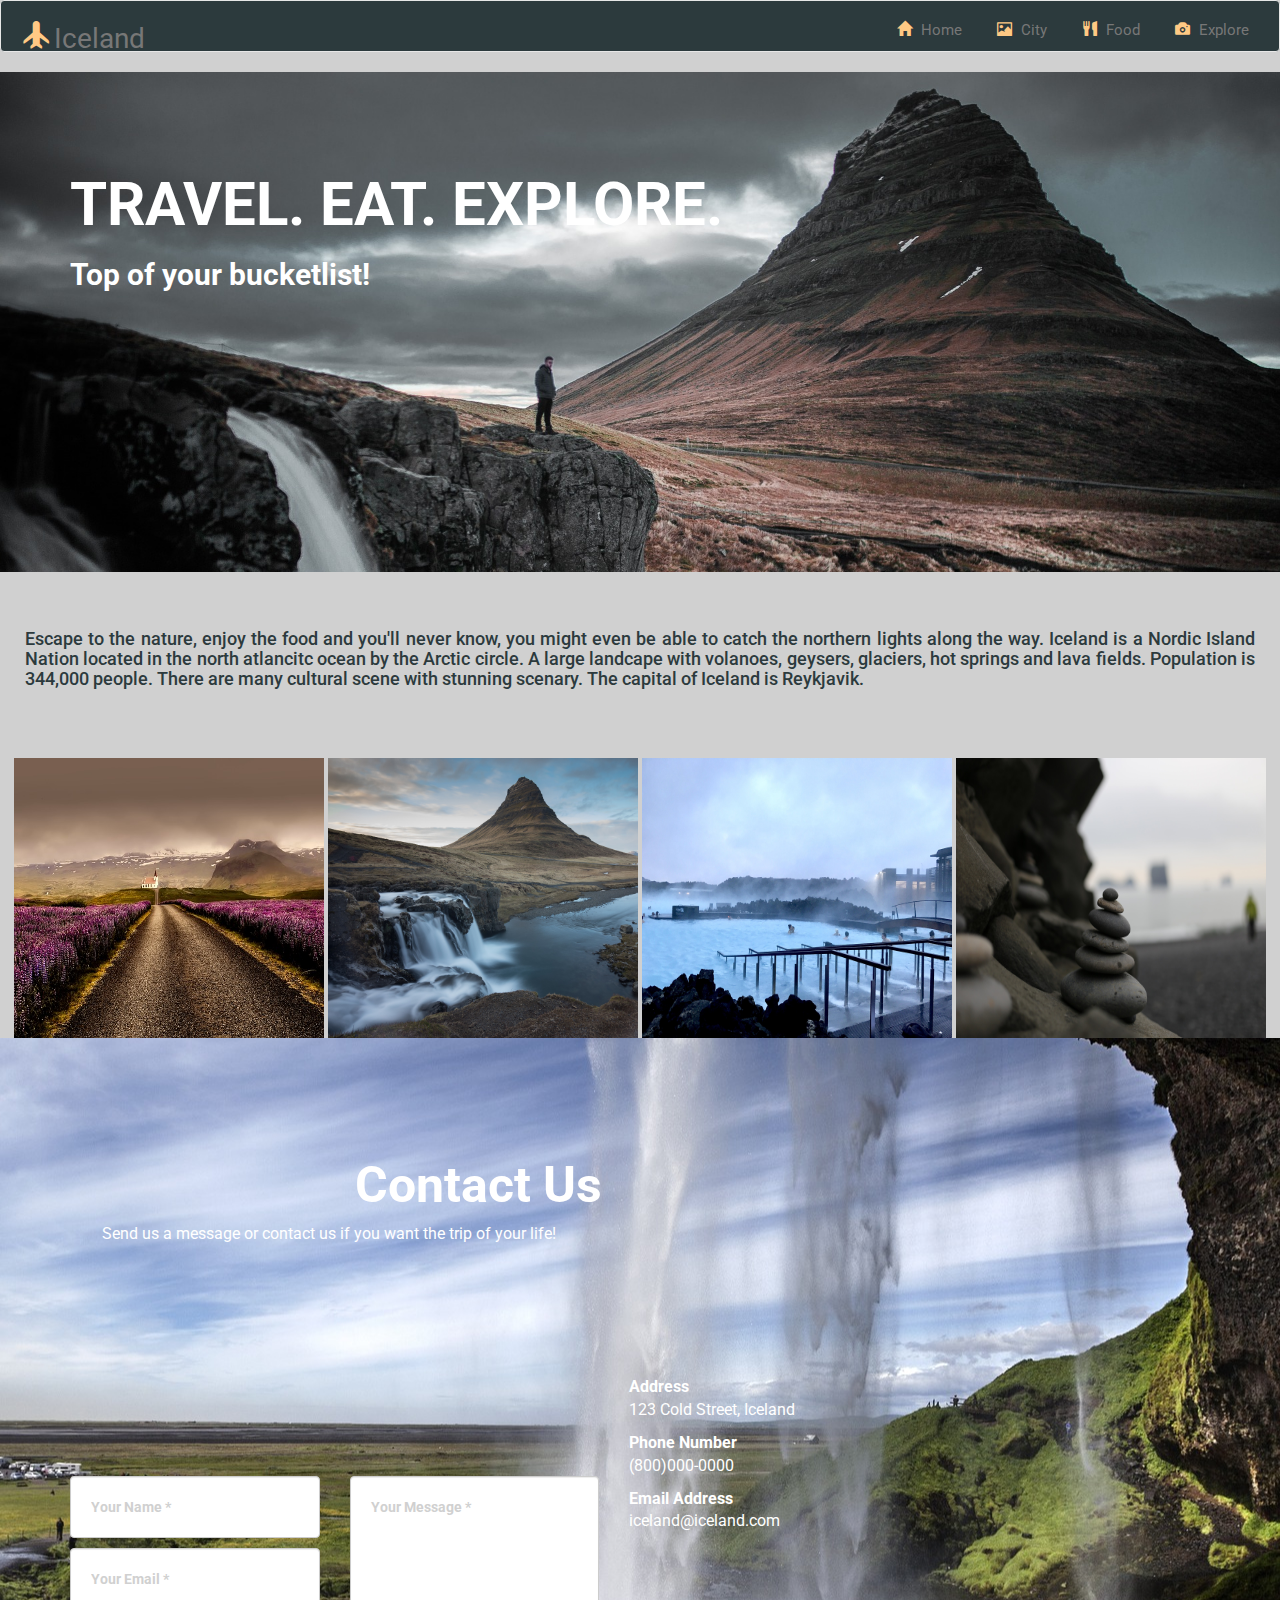
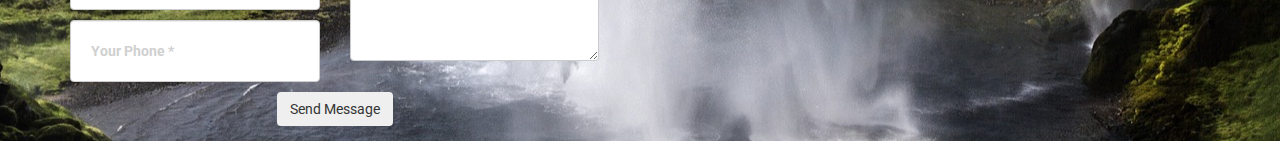
<file: bootstrap-template/index.html>
<!DOCTYPE html>
<html lang="en">
  <head>
    <meta charset="utf-8">
    <meta http-equiv="X-UA-Compatible" content="IE=edge">
    <meta name="viewport" content="width=device-width, initial-scale=1">
    <!-- The above 3 meta tags *must* come first in the head; any other head content must come *after* these tags -->
    <title>Bootstrap 101 Template</title>

    <!-- Bootstrap -->
    <link href="css/bootstrap.css" rel="stylesheet">
    <link href="css/style.css" rel="stylesheet">
    <!-- Google Font -->
    <style>
      @import url('https://fonts.googleapis.com/css?family=Roboto:400,700');
    </style>
  </head>

  <body>
        
    <!--*************Navbar******************* -->
<nav class="navbar navbar-default">
  <div class="container-fluid">
    <!-- Brand and toggle get grouped for better mobile display -->
    <div class="navbar-header">
      <button type="button" class="navbar-toggle collapsed" data-toggle="collapse" data-target="#bs-example-navbar-collapse-1" aria-expanded="false">
        <span class="sr-only">Toggle navigation</span>
        <span class="icon-bar"></span>
        <span class="icon-bar"></span>
        <span class="icon-bar"></span>
      </button>
      <a class="navbar-brand" href="index.html"><span class="glyphicon glyphicon-plane" aria-hidden="true"></span>Iceland</a>
    </div>

    <!-- Collect the nav links, forms, and other content for toggling -->
    <div class="collapse navbar-collapse" id="bs-example-navbar-collapse-1">
      <ul class="nav navbar-nav">

      </ul>
      
      <ul class="nav navbar-nav navbar-right">
          <li class=active"><a href="index.html"><span class="glyphicon glyphicon-home"></span> Home</a></li>
          <li><a href="city.html"><span class="glyphicon glyphicon-picture"></span> City</a></li>
          <li><a href="food.html"><span class="glyphicon glyphicon-cutlery"></span> Food</a></li>
          <li><a href="explore.html"><span class="glyphicon glyphicon-camera"></span> Explore</a></li>
      </ul>
    </div><!-- /.navbar-collapse -->
  </div><!-- /.container-fluid -->
</nav>  



<!--********************TOP IMAGE******************-->

<div class="welcome-message">
  <div class="container">
  <h1>TRAVEL. EAT. EXPLORE.</h1>
  <h2>Top of your bucketlist!</h2>
  </div>
</div> 



  
  <!--*******************INFO SECTION******************-->

<class container>
<div id= "content" class=placeholder">
    <h4>Escape to the nature, enjoy the food and you'll never know, you might even be able to catch the northern lights along the way. Iceland is a Nordic Island Nation located in the north atlancitc ocean by the Arctic circle. A large landcape with volanoes, geysers, glaciers, hot springs and lava fields. 
    Population is 344,000 people. There are many cultural scene with stunning scenary. The capital of Iceland is Reykjavik.</h4>
</div>
</class>


<!--*************CARDS***************-->



<div class="thumbnails">

   <a href="city.html"><img src="images/road.jpg" alt="thumbnail" height="280" width="310" class="profile-photo"> </a>
   <a href="food.html"><img src="images/iceice.jpg" alt="thumbnail" height="280" width="310" class="profile-photo"> </a>
  <a href="explore.html"><img src="images/bluelagoon.jpg" alt="thumbnail" height="280" width="310" class="profile-photo"> </a>
   <a href="explore.html"><img src="images/blackbeach.jpg" alt="thumbnail" height="280" width="310" class="profile-photo"> </a>




</div>


<!--**************CONTACT US************-->


	<section id="contact" style="">
            <div class="container">
                <div class="row">
                    <div class="about_our_company" style="margin-bottom: 20px;">
                        <h1 style="color:#fff;">Contact Us</h1>
              
                        <p style="color:#fff;">Send us a message or contact us if you want the trip of your life! </p>
                    </div>
                </div>
                <div class="row">
                    <div class="col-md-8">
                        <form name="sentMessage" id="contactForm" novalidate="">
                            <div class="row">
                                <div class="col-md-6">
                                    <div class="form-group">
                                        <input type="text" class="form-control" placeholder="Your Name *" id="name" required="" data-validation-required-message="Please enter your name.">
                                        <p class="help-block text-danger"></p>
                                    </div>
                                    <div class="form-group">
                                        <input type="email" class="form-control" placeholder="Your Email *" id="email" required="" data-validation-required-message="Please enter your email address.">
                                        <p class="help-block text-danger"></p>
                                    </div>
                                    <div class="form-group">
                                        <input type="tel" class="form-control" placeholder="Your Phone *" id="phone" required="" data-validation-required-message="Please enter your phone number.">
                                        <p class="help-block text-danger"></p>
                                    </div>
                                </div>
                                <div class="col-md-6">
                                    <div class="form-group">
                                        <textarea class="form-control" placeholder="Your Message *" id="message" required="" data-validation-required-message="Please enter a message."></textarea>
                                        <p class="help-block text-danger"></p>
                                    </div>
                                </div>
                                <div class="clearfix"></div>
                                <div class="col-lg-12 text-center">
                                    <div id="success"></div>
                                    <button type="submit" class="btn btn-xl get">Send Message</button>
                                </div>
                            </div>
                        </form>
                    </div>
                    <div class="col-md-4">
                        <p style="color:#fff;">
                            <strong><i class="fa fa-map-marker"></i> Address</strong><br>
                            123 Cold Street, Iceland
                        </p>
                        <p style="color:#fff;"><strong><i class="fa fa-phone"></i> Phone Number</strong><br>
                            (800)000-0000</p>
                        <p style="color:#fff;">
                            <strong><i class="fa fa-envelope"></i>  Email Address</strong><br>
                            iceland@iceland.com</p>
                        <p></p>
                    </div>
                </div>
            </div>
        </section>
        
      
    <!-- jQuery (necessary for Bootstrap's JavaScript plugins) -->
    <script src="https://ajax.googleapis.com/ajax/libs/jquery/1.12.4/jquery.min.js"></script>
    <!-- Include all compiled plugins (below), or include individual files as needed -->
    <script src="js/bootstrap.js"></script>
    <script src="js/script.js"></script>
  </body>
</html>
</file>
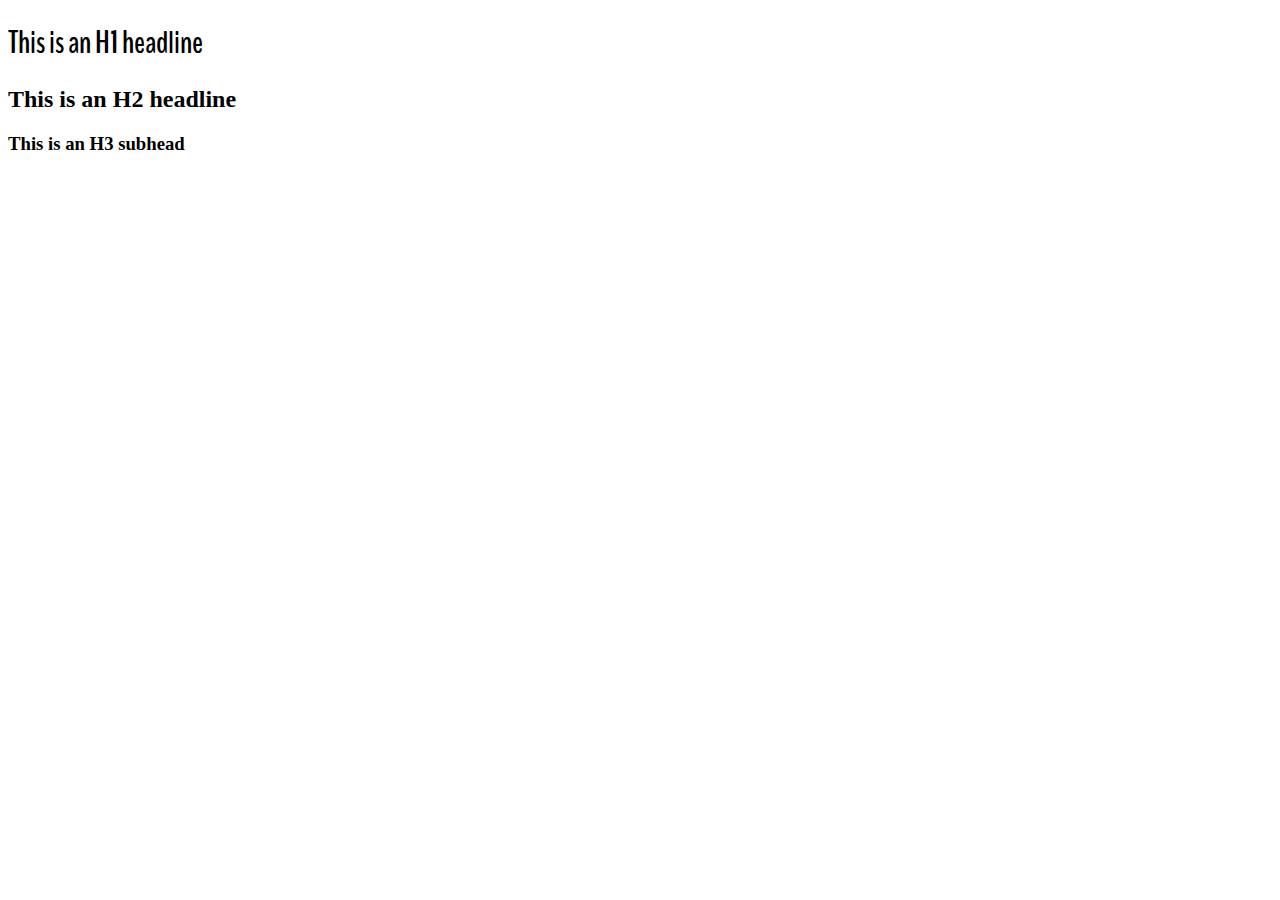
<file: style-guide/index.html>
<!DOCTYPE html>
<html>
<head>
     <link rel="stylesheet" href="style.css" type="text/css">
    <link href="https://fonts.googleapis.com/css?family=BenchNine:300,400,700" rel="stylesheet">
    </head>
<title>Blue Lagoon style sheet</title>
 

<body>
    
<h1>This is an H1 headline</h1>
<h2> This is an H2 headline</h2>
<h3> This is an H3 subhead</h3>

<p></p>
    
    
</body>
</html>
</file>
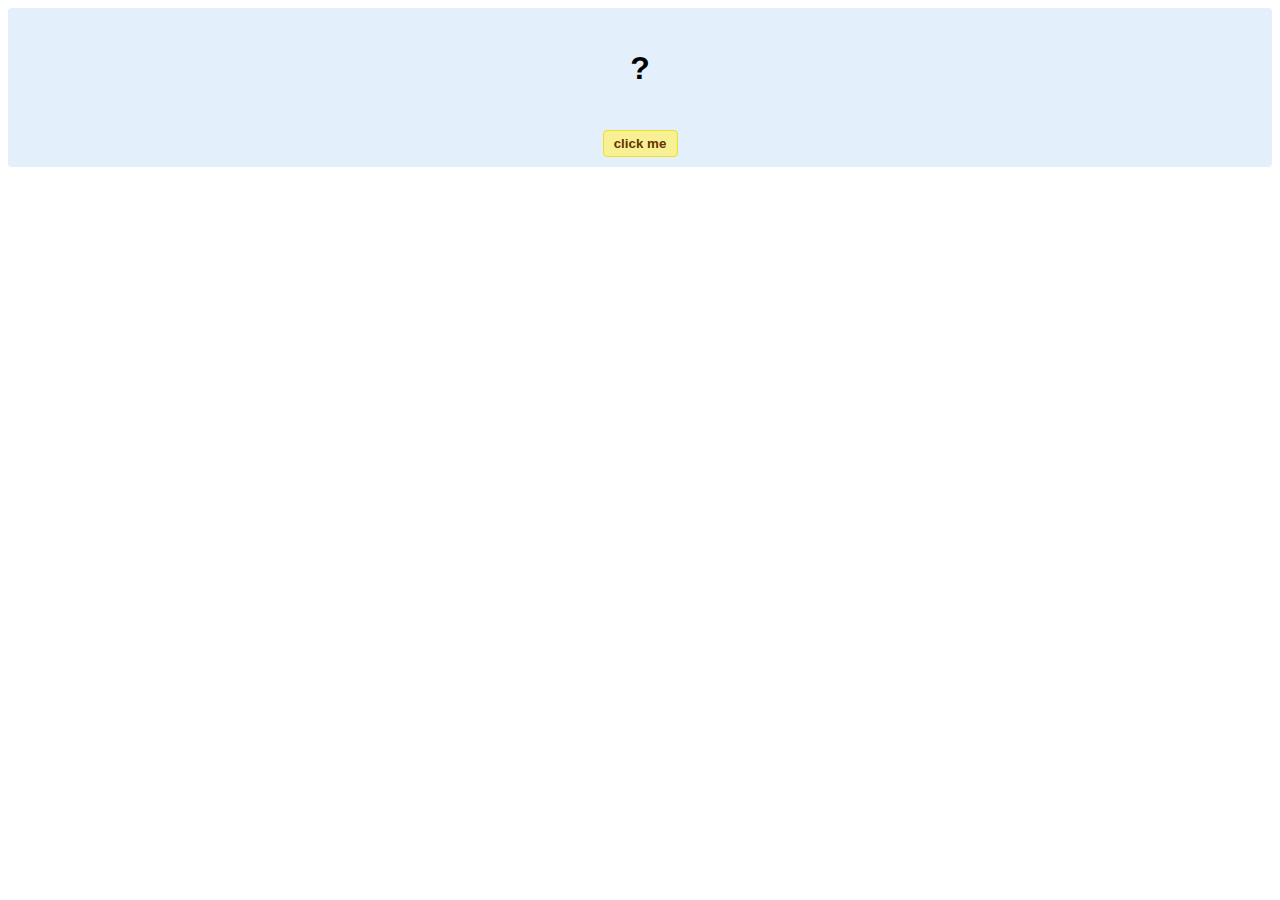
<file: hello-world.html>
<!DOCTYPE html>
<!-- HTML5 Hello world by kirupa - http://www.kirupa.com/html5/getting_your_feet_wet_html5_pg1.htm -->
<html lang="en-us">

<head>
<meta charset="utf-8">
<title>Hello...</title>
<style type="text/css">
#mainContent {
	font-family: Arial, Helvetica, sans-serif;
	font-size: xx-large;
	font-weight: bold;
	background-color: #E3F0FB;
	border-radius: 4px;
	padding: 10px;
	text-align: center;
}
.buttonStyle {
	border-radius: 4px;
	border: thin solid #F0E020;
	padding: 5px;
	background-color: #F8F094;
	font-family: "Segoe UI", Tahoma, Geneva, Verdana, sans-serif;
	font-weight: bold;
	color: #663300;
	width: 75px;
}

.buttonStyle:hover {
	border: thin solid #FFCC00;
	background-color: #FCF9D6;
	color: #996633;
	cursor: pointer;
}
.buttonStyle:active {
	border: thin solid #99CC00;
	background-color: #F5FFD2;
	color: #669900;
	cursor: pointer;
}

</style>
</head>

<body>
<div id="mainContent">
<p id="helloText">?</p>
<button id="clickButton" class="buttonStyle">click me</button>
</div>
<script> 
var myButton = document.getElementById("clickButton");
var myText = document.getElementById("helloText");

myButton.addEventListener('click', doSomething, false)

function doSomething() {
	myText.textContent = "hello, world!";
}
</script>

</body>
</html>
</file>
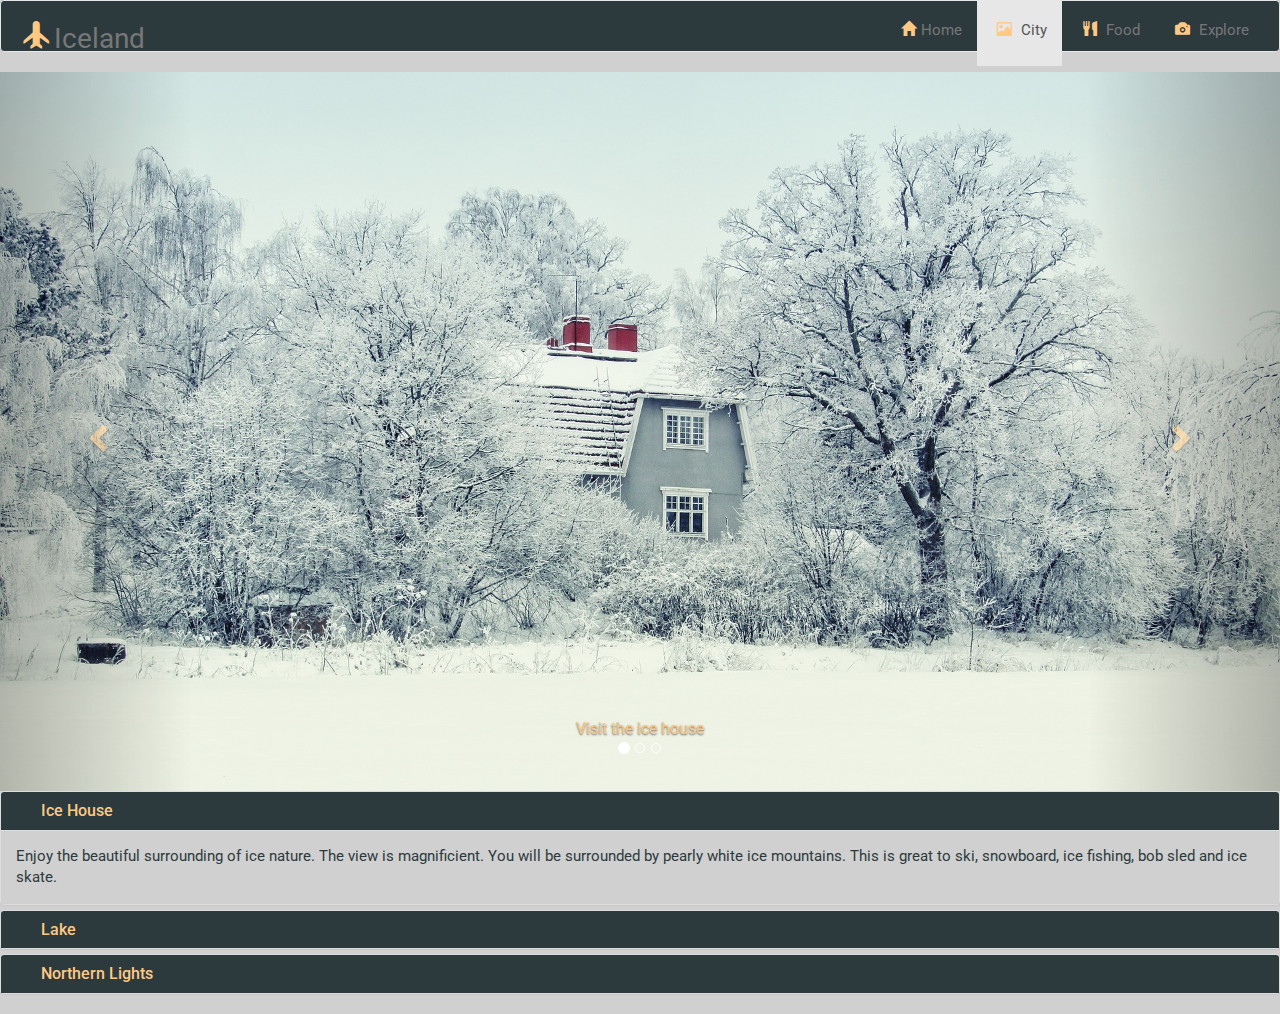
<file: bootstrap-template/city.html>
<!DOCTYPE html>
<html lang="en">
  <head>
    <meta charset="utf-8">
    <meta http-equiv="X-UA-Compatible" content="IE=edge">
    <meta name="viewport" content="width=device-width, initial-scale=1">
    <!-- The above 3 meta tags *must* come first in the head; any other head content must come *after* these tags -->
    <title>Bootstrap 101 Template</title>

    <!-- Bootstrap -->
    <link href="css/bootstrap.css" rel="stylesheet">
    <link href="css/style.css" rel="stylesheet">
    <!-- Google Font -->
    <style>
      @import url('https://fonts.googleapis.com/css?family=Roboto:400,700');
    </style>
  </head>

  <body>
        
    <!--*************Navbar******************* -->
<nav class="navbar navbar-default">
  <div class="container-fluid">
    <!-- Brand and toggle get grouped for better mobile display -->
    <div class="navbar-header">
      <button type="button" class="navbar-toggle collapsed" data-toggle="collapse" data-target="#bs-example-navbar-collapse-1" aria-expanded="false">
        <span class="sr-only">Toggle navigation</span>
        <span class="icon-bar"></span>
        <span class="icon-bar"></span>
        <span class="icon-bar"></span>
      </button>
      <a class="navbar-brand" href="index.html"><span class="glyphicon glyphicon-plane" aria-hidden="true"></span>Iceland</a>
    </div>

    <!-- Collect the nav links, forms, and other content for toggling -->
    <div class="collapse navbar-collapse" id="bs-example-navbar-collapse-1">
      <ul class="nav navbar-nav">

      </ul>
      
      <ul class="nav navbar-nav navbar-right">
      <li><a href="index.html"><span class="glyphicon glyphicon-home"></span>Home</a></li>
      <li class="active"><a href="city.html"><span class="glyphicon glyphicon-picture"></span> City</a></li>
      <li><a href="food.html"><span class="glyphicon glyphicon-cutlery"></span> Food</a></li>
      <li><a href="explore.html"><span class="glyphicon glyphicon-camera"></span> Explore</a></li>

  
   
         
      </ul>
    </div><!-- /.navbar-collapse -->
  </div><!-- /.container-fluid -->
</nav>  





<!--*******************CAROUSEL*******************-->



<div id="carousel-example-generic" class="carousel slide" data-ride="carousel">
  <!-- Indicators -->
  <ol class="carousel-indicators">
    <li data-target="#carousel-example-generic" data-slide-to="0" class="active"></li>
    <li data-target="#carousel-example-generic" data-slide-to="1"></li>
    <li data-target="#carousel-example-generic" data-slide-to="2"></li>
  </ol>

  <!-- Wrapper for slides -->
  <div class="carousel-inner" role="listbox">
    <div class="item active">
      <img src="images/fin.jpg" alt="icehouse">
      <div class="carousel-caption">
        Visit the ice house
      </div>
    </div>
    <div class="item">
      <img src="images/spring.jpg" alt="lake">
      <div class="carousel-caption">
        Swim the lakes
      </div>
    </div>
    <div class="item">
      <img src="images/northern.jpg" alt="northern">
      <div class="carousel-caption">
        Eye catcher
      </div>
    </div>
    

  </div>

  <!-- Controls -->
  <a class="left carousel-control" href="#carousel-example-generic" role="button" data-slide="prev">
    <span class="glyphicon glyphicon-chevron-left" aria-hidden="true"></span>
    <span class="sr-only">Previous</span>
  </a>
  <a class="right carousel-control" href="#carousel-example-generic" role="button" data-slide="next">
    <span class="glyphicon glyphicon-chevron-right" aria-hidden="true"></span>
    <span class="sr-only">Next</span>
  </a>
</div>



<!--****************ACCORDION***********-->
<div class="panel-group" id="accordion" role="tablist" aria-multiselectable="true">
  <div class="panel panel-default">
    <div class="panel-heading" role="tab" id="headingOne">
      <h4 class="panel-title">
        <a role="button" data-toggle="collapse" data-parent="#accordion" href="#collapseOne" aria-expanded="true" aria-controls="collapseOne">
        Ice House
        </a>
      </h4>
    </div>
    <div id="collapseOne" class="panel-collapse collapse in" role="tabpanel" aria-labelledby="headingOne">
      <div class="panel-body">
        Enjoy the beautiful surrounding of ice nature. The view is magnificient. You will be surrounded by pearly white ice mountains. This is great to ski, snowboard, ice fishing, bob sled and ice skate.
      </div>
    </div>
  </div>
  <div class="panel panel-default">
    <div class="panel-heading" role="tab" id="headingTwo">
      <h4 class="panel-title">
        <a class="collapsed" role="button" data-toggle="collapse" data-parent="#accordion" href="#collapseTwo" aria-expanded="false" aria-controls="collapseTwo">
          Lake
        </a>
      </h4>
    </div>
    <div id="collapseTwo" class="panel-collapse collapse" role="tabpanel" aria-labelledby="headingTwo">
      <div class="panel-body">
       Enjoy the beautiful clear blue water! The scenic view is ahhhhhmazing. You can take a swim on the lake, catch a fish or just in the view.
       
       
      </div>
    </div>
  </div>
  <div class="panel panel-default">
    <div class="panel-heading" role="tab" id="headingThree">
      <h4 class="panel-title">
        <a class="collapsed" role="button" data-toggle="collapse" data-parent="#accordion" href="#collapseThree" aria-expanded="false" aria-controls="collapseThree">
          Northern Lights
        </a>
      </h4>
    </div>
    <div id="collapseThree" class="panel-collapse collapse" role="tabpanel" aria-labelledby="headingThree">
      <div class="panel-body">
       Experience the dancing sky of multi-colors. Can be best seen best on the dark colder north side of iceland. Also known as the aurora borealis. You can experience thiis true beauty in Iceland. It comes in multi color such as green, blue, pink and purple.
      </div>
    </div>
  </div>
</div>




    <!-- jQuery (necessary for Bootstrap's JavaScript plugins) -->
    <script src="https://ajax.googleapis.com/ajax/libs/jquery/1.12.4/jquery.min.js"></script>
    <!-- Include all compiled plugins (below), or include individual files as needed -->
    <script src="js/bootstrap.js"></script>
    <script src="js/script.js"></script>
  </body>
</html>
</file>
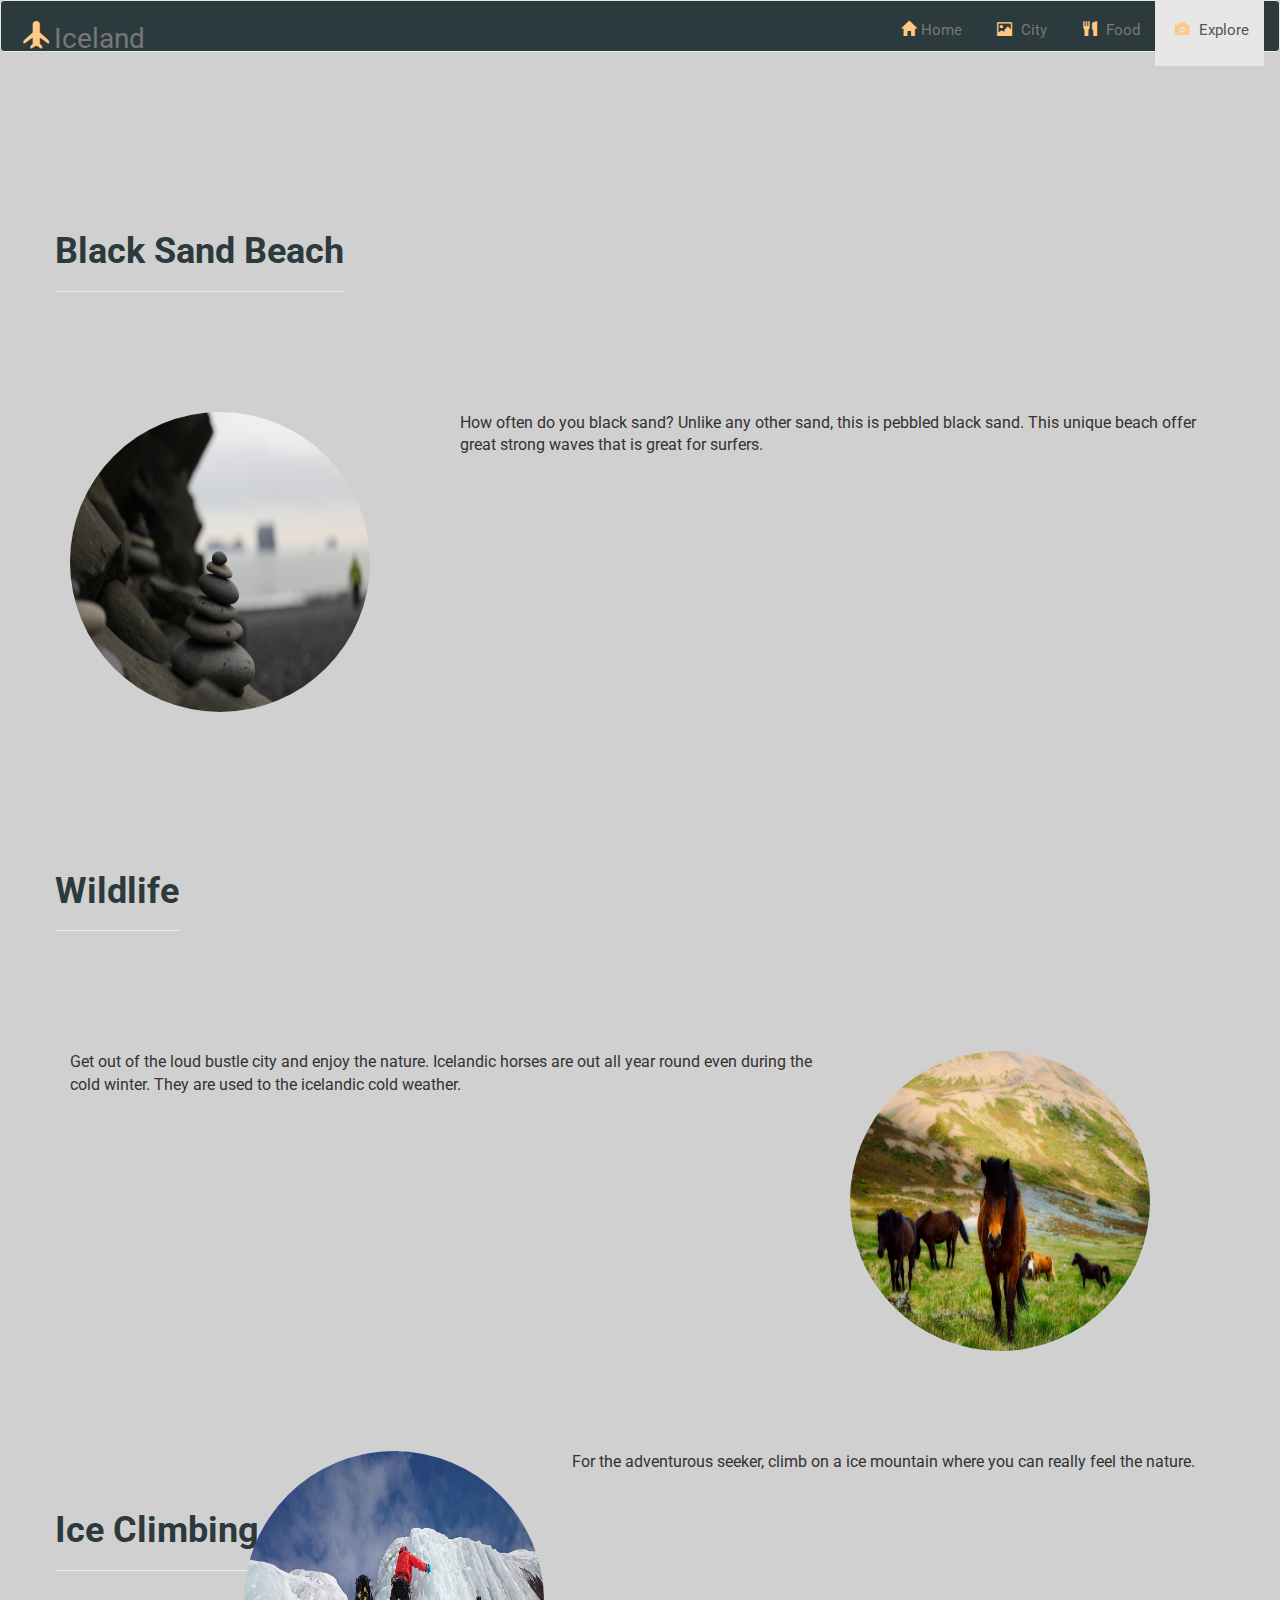
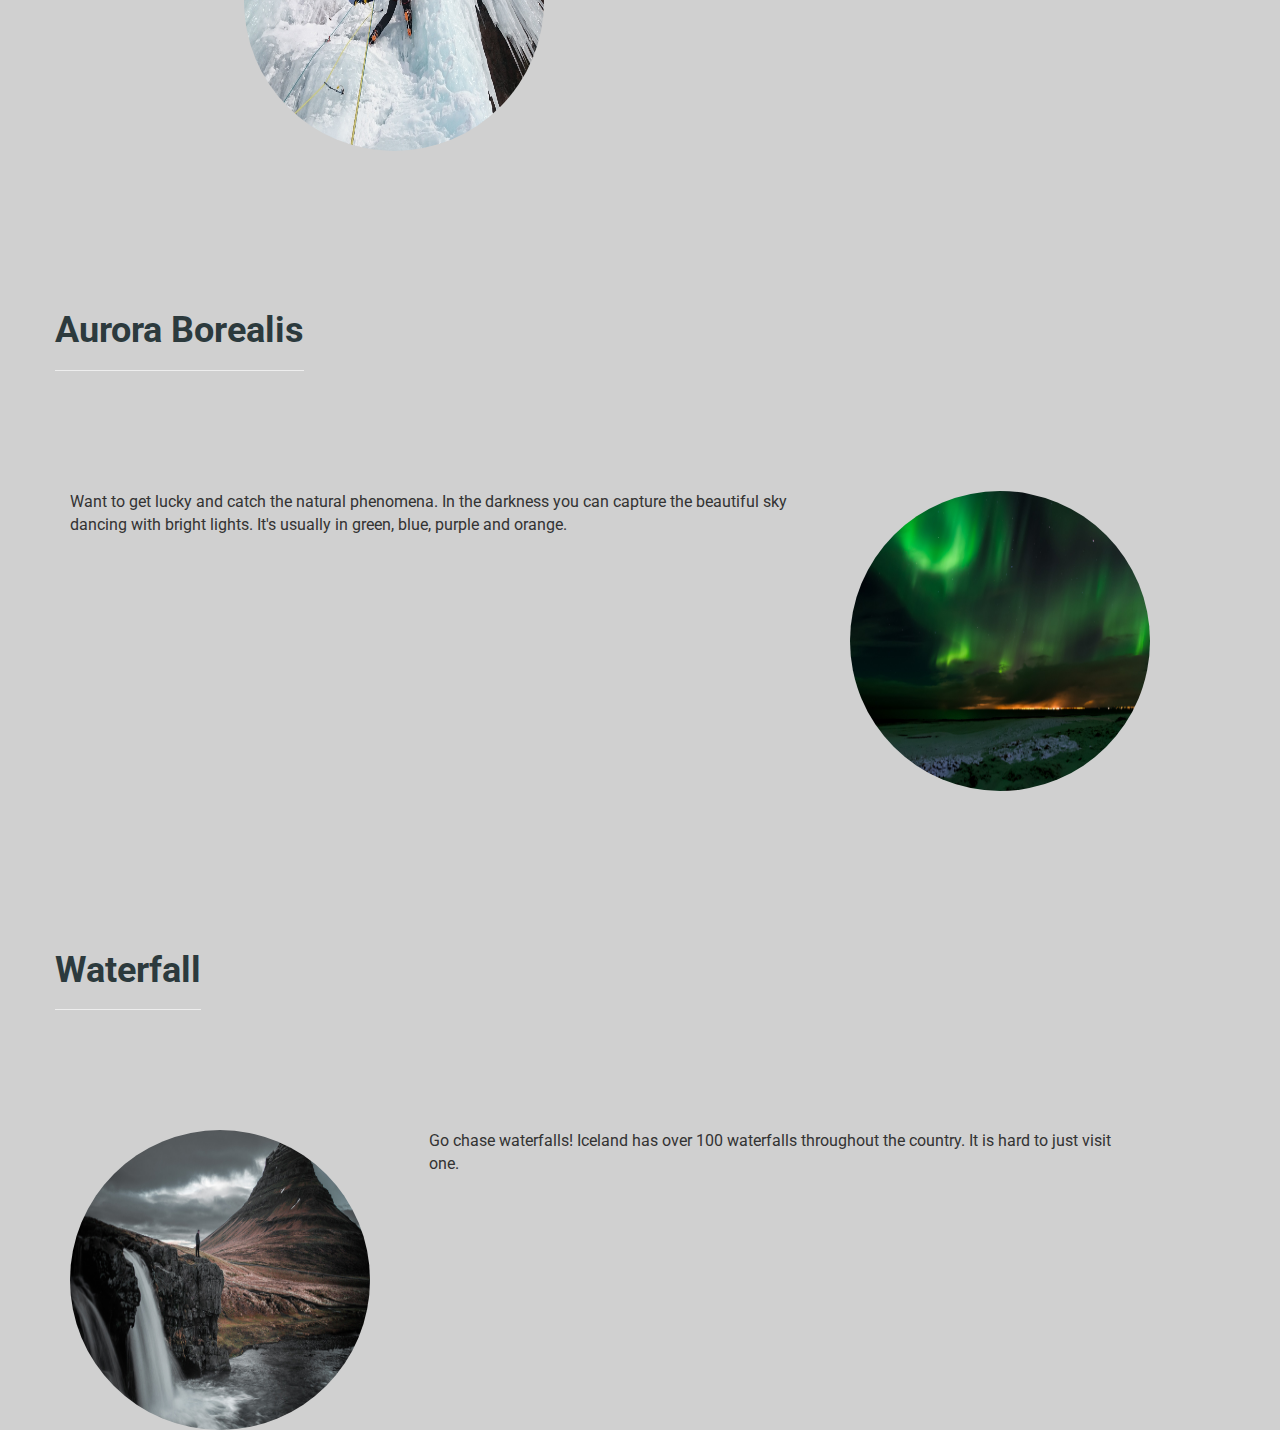
<file: bootstrap-template/explore.html>
<!DOCTYPE html>
<html lang="en">
  <head>
    <meta charset="utf-8">
    <meta http-equiv="X-UA-Compatible" content="IE=edge">
    <meta name="viewport" content="width=device-width, initial-scale=1">
    <!-- The above 3 meta tags *must* come first in the head; any other head content must come *after* these tags -->
    <title>Bootstrap 101 Template</title>

    <!-- Bootstrap -->
    <link href="css/bootstrap.css" rel="stylesheet">
    <link href="css/style.css" rel="stylesheet">
    <!-- Google Font -->
    <style>
      @import url('https://fonts.googleapis.com/css?family=Roboto:400,700');
    </style>
  </head>

  <body>
        
    <!--*************Navbar******************* -->
<nav class="navbar navbar-default">
  <div class="container-fluid">
    <!-- Brand and toggle get grouped for better mobile display -->
    <div class="navbar-header">
      <button type="button" class="navbar-toggle collapsed" data-toggle="collapse" data-target="#bs-example-navbar-collapse-1" aria-expanded="false">
        <span class="sr-only">Toggle navigation</span>
        <span class="icon-bar"></span>
        <span class="icon-bar"></span>
        <span class="icon-bar"></span>
      </button>
      <a class="navbar-brand" href="index.html"><span class="glyphicon glyphicon-plane" aria-hidden="true"></span>Iceland</a>
    </div>

    <!-- Collect the nav links, forms, and other content for toggling -->
    <div class="collapse navbar-collapse" id="bs-example-navbar-collapse-1">
      <ul class="nav navbar-nav">

      </ul>
      
      <ul class="nav navbar-nav navbar-right">
      <li><a href=index.html"><span class="glyphicon glyphicon-home"></span>Home</a></li>
      <li><a href="city.html"><span class="glyphicon glyphicon-picture"></span> City</a></li>
      <li><a href="food.html"><span class="glyphicon glyphicon-cutlery"></span> Food</a></li>
      <li class="active"><a href="explore.html"><span class="glyphicon glyphicon-camera"></span> Explore</a></li>
         
      </ul>
    </div><!-- /.navbar-collapse -->
  </div><!-- /.container-fluid -->
</nav>  



<!--*******************THUMBAIL WITH PARAGRAPH*********************-->


<div class="container">



  <div class="row">
    <div class="page-header" id="about">
      <h1 class="text-center amenities-title">Black Sand Beach</h1>
    </div>
    </div>
    <div class="row pitch-section">
      <div class="col-md-4">
         <img src="images/blackbeach.jpg" alt="">
      </div>
      <div class="col-md-8">
        <p> How often do you black sand? Unlike any other sand, this is pebbled black sand. This unique beach offer great strong waves that is great for surfers.  </p>
      
      </div>
    </div>
  <div class="row">
    <div class="page-header" id="about">
      <h1 class="text-center amenities-title">Wildlife</h1>
    </div>
    </div>
    <div class="row pitch-section">
      <div class="col-md-8">
        <p>Get out of the loud bustle city and enjoy the nature. Icelandic horses are out all year round even during the cold winter. They are used to the icelandic cold weather. </p>

      </div>
      <div class="col-md-4">
         <img src="images/horse.jpg" alt="">
      </div>
  </div>
  <div class="row">
    <div class="page-header" id="about">
      <h1 class="text-center amenities-title">Ice Climbing</h1>
    </div>
    </div>
    <div class="row pitch-section">
      <div class="col-md-4">
         <img src="images/climb.jpg" alt="">
      </div>
      <div class="col-md-8">
        <p> For the adventurous seeker, climb on a ice mountain where you can really feel the nature.</p>
        
</p>
    </div>
  </div>
  <div class="row">
    <div class="page-header" id="about">
      <h1 class="text-center ">Aurora Borealis</h1>
    </div>
    </div>
    <div class="row pitch-section">
         <div class="col-md-8">
        <p>Want to get lucky and catch the natural phenomena. In the darkness you can capture the beautiful sky dancing with bright lights. It's usually in green, blue, purple and orange.</p>
        
    </div>
    <div class="col-md-4">
         <img src="images/aurora.jpg" alt="">
      </div>
    </div>
<!--</div>-->


  <div class="row">
    <div class="page-header" id="about">
      <h1 class="text-center amenities-title">Waterfall</h1>
    </div>
    </div>
    <div class="row pitch-section">
      <div class="col-md-4">
         <img src="images/waterfall.jpg" alt="">
      </div>
      <div class="col-md-8">
        <p>Go chase waterfalls! Iceland has over 100 waterfalls throughout the country. It is hard to just visit one. </p>
      
      </div>
    </div>
    








<!--*****************CONTACT FORM******************-->

                  <!--<ul class="list-inline banner-social-buttons">-->
                  <!--  <li><a href="#" class="btn btn-default btn-lg"><i class="fa fa-twitter"> <span class="network-name">Twitter</span></i></a></li>-->
                  <!--  <li><a href="#" class="btn btn-default btn-lg"><i class="fa fa-facebook"> <span class="network-name">Facebook</span></i></a></li>-->
                  <!--  <li><a href="#" class="btn btn-default btn-lg"><i class="fa fa-youtube-play"> <span class="network-name">Youtube</span></i></a></li>-->
                  <!--</ul>-->
                </div>
              </div>
            </div>
        </div>
      </section>
      
      
      
      
    <!-- jQuery (necessary for Bootstrap's JavaScript plugins) -->
    <script src="https://ajax.googleapis.com/ajax/libs/jquery/1.12.4/jquery.min.js"></script>
    <!-- Include all compiled plugins (below), or include individual files as needed -->
    <script src="js/bootstrap.js"></script>
    <script src="js/script.js"></script>
  </body>
</html>
</file>
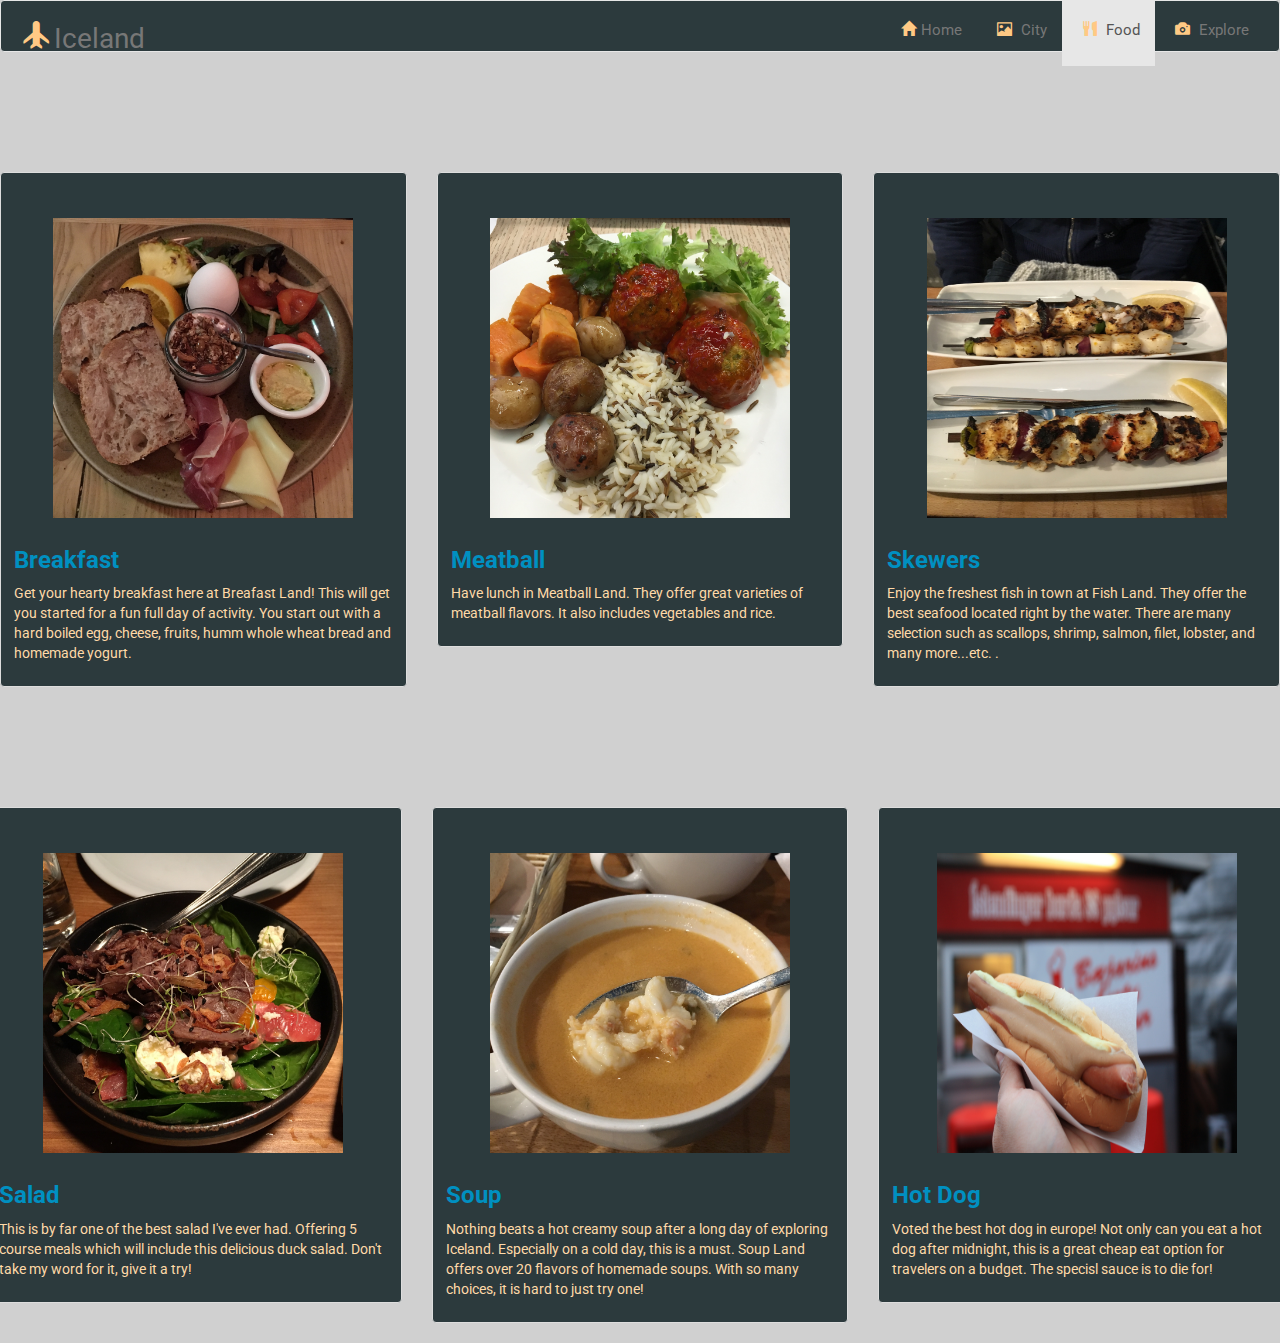
<file: bootstrap-template/food.html>
<!DOCTYPE html>
<html lang="en">
  <head>
    <meta charset="utf-8">
    <meta http-equiv="X-UA-Compatible" content="IE=edge">
    <meta name="viewport" content="width=device-width, initial-scale=1">
    <!-- The above 3 meta tags *must* come first in the head; any other head content must come *after* these tags -->
    <title>Bootstrap 101 Template</title>

    <!-- Bootstrap -->
    <link href="css/bootstrap.css" rel="stylesheet">
    <link href="css/style.css" rel="stylesheet">
    <!-- Google Font -->
    <style>
      @import url('https://fonts.googleapis.com/css?family=Roboto:400,700');
    </style>
  </head>
  <body>
        
    <!--*************Navbar******************* -->
<nav class="navbar navbar-default">
  <div class="container-fluid">
    <!-- Brand and toggle get grouped for better mobile display -->
    <div class="navbar-header">
      <button type="button" class="navbar-toggle collapsed" data-toggle="collapse" data-target="#bs-example-navbar-collapse-1" aria-expanded="false">
        <span class="sr-only">Toggle navigation</span>
        <span class="icon-bar"></span>
        <span class="icon-bar"></span>
        <span class="icon-bar"></span>
      </button>
      <a class="navbar-brand" href="index.html"><span class="glyphicon glyphicon-plane" aria-hidden="true"></span>Iceland</a>
    </div>

    <!-- Collect the nav links, forms, and other content for toggling -->
    <div class="collapse navbar-collapse" id="bs-example-navbar-collapse-1">
      <ul class="nav navbar-nav">

      </ul>
      
      <ul class="nav navbar-nav navbar-right">
      <li><a href=index.html"><span class="glyphicon glyphicon-home"></span>Home</a></li>
      <li><a href="city.html"><span class="glyphicon glyphicon-picture"></span> City</a></li>
      <li class="active"><a href="food.html"><span class="glyphicon glyphicon-cutlery"></span> Food</a></li>
      <li><a href="explore.html"><span class="glyphicon glyphicon-camera"></span> Explore</a></li> 
      </ul>
    </div><!-- /.navbar-collapse -->
  </div><!-- /.container-fluid -->
</nav> 


<!--******************BODY*****************-->
<div class="row" >
  <div class="col-xs-12 col-sm-6 col-md-4">
    <div class="thumbnail">
      <img src="images/breakfast.jpg" alt="...">
      <div class="caption">
        <h3>Breakfast</h3>
        <p>Get your hearty breakfast here at Breafast Land! This will get you started for a fun full day of activity. You start out with a hard boiled egg, cheese, fruits, humm whole wheat bread and homemade yogurt.</p>
      </div>
    </div>
  </div>
  <div class="col-xs-12 col-sm-6 col-md-4">
    <div class="thumbnail">
      <img src="images/meatball.jpg" alt="...">
      <div class="caption">
        <h3>Meatball</h3>
        <p>Have lunch in Meatball Land. They offer great varieties of meatball flavors. It also includes vegetables and rice. </p>
        
      </div>
    </div>
  </div>
  <div class="col-xs-12 col-sm-6 col-md-4">
    <div class="thumbnail">
      <img src="images/skewer.jpg" alt="...">
      <div class="caption">
        <h3>Skewers</h3>
        <p>Enjoy the freshest fish in town at Fish Land. They offer the best seafood located right by the water. There are many selection such as scallops, shrimp, salmon, filet, lobster, and many more...etc.  .</p>
      </div>
    </div>
  </div>
<div class="row">
  <div class="col-xs-12 col-sm-6 col-md-4">
    <div class="thumbnail">
      <img src="images/salad.jpg" alt="...">
      <div class="caption">
        <h3>Salad</h3>
        <p>This is by far one of the best salad I've ever had. Offering 5 course meals which will include this delicious duck salad. Don't take my word for it, give it a try!</p>
        
      </div>
    </div>
  </div>
  <div class="col-xs-12 col-sm-6 col-md-4">
    <div class="thumbnail">
      <img src="images/soup.jpg" alt="...">
      <div class="caption">
        <h3>Soup</h3>
        <p>Nothing beats a hot creamy soup after a long day of exploring Iceland. Especially on a cold day, this is a must. Soup Land offers over 20 flavors of homemade soups. With so many choices, it is hard to just try one! </p>
        
      </div>
    </div>
  </div>
    <div class="col-xs-12 col-sm-6 col-md-4">
    <div class="thumbnail">
      <img src="images/hotdog.JPG" alt="...">
      <div class="caption">
        <h3>Hot Dog</h3>
        <p>Voted the best hot dog in europe! Not only can you eat a hot dog after midnight, this is a great cheap eat option for travelers on a budget. The specisl sauce is to die for! </p>
      </div>
      </div>
    </div>
  </div>
</div>

</div>




    <!-- jQuery (necessary for Bootstrap's JavaScript plugins) -->
    <script src="https://ajax.googleapis.com/ajax/libs/jquery/1.12.4/jquery.min.js"></script>
    <!-- Include all compiled plugins (below), or include individual files as needed -->
    <script src="js/bootstrap.js"></script>
    <script src="js/script.js"></script>
  </body>
</html>
</file>
<file: bootstrap-template/css/style.css>
body {
    font-family: 'Roboto', sans-serif;
    font-size: 16px;
    background-color: #D0D0D0;
}


.navbar {
    height: 10px;
    background-color: #2C3A3D;
    font-size: 15px;
    color: white;
    padding-bottom: 50px;
  }

.glyphicon {
    margin: 5px;
    color: #FFC984;
    padding-bottom: 10px;
    
 }
 
.navbar-brand{
    font-size: 28px;
padding-bottom: 10px;

}


.welcome-message h1 {
 color: white;
 font-size: 60px;
}

.welcome-message{
  position: relative;
  padding: 80px 30px 45px 30px;
  min-height: 500px;
  background-image: url("../images/waterfall.jpg");
  background-repeat: no-repeat;
  background-size: cover;
  margin: 20px 0 32px;
  
  @include bp-small{
    padding: 30px 10px 20px 10px;
    min-height: 200px;
  }
}

.jumbotron {
    background-image: url('../images/image-1.jpg');
    height: 600px;

}




h1,h3 {

	font-family: "Roboto';
	text-transform: uppercase;
	color:  #2C3A3D;
	font-weight: bolder; 
}

h2{
    color: white;
	font-weight: bolder; 
}


h4 {
    display: block;
    position: center;
    padding-left: 25px;
    padding-right: 25px;

}

#content {
    color: #2C3A3D;
    padding-bottom: 60px;
    padding-top: 15px;
    font-family: roboto;
    text-align: justify;
}


.placeholder {
    position: center;
}

/****************index cards**************/

.thumbnails {
    text-align: center;
    
}

.i

a img{
    border:solid;
    border-color: #ffd9a8;
    padding-left: 0px;
    display: inline-block;
    text-align: center;
    display: block;
    margin: auto;
}
ul.thumbnails{
    margin:auto;
    padding:0;
    width:800px;
    float:left;
    clear:both;
    list-style:none;
    border:1px solid #000;


    
 

}
ul.thumbnails li{
    float:left;
    width:52px;
    height:52px;
    margin:auto;
    display: block;

}
ul.thumbnails a{
    float:left;
    width:50px;
    height:50px;
    border:1px solid #000;
    text-decoration:none;
    display: inline-block;
    text-align: center;

    
}
ul.thumbnails a:visited{border:1px solid blue}
ul.thumbnails a:hover{border:1px solid red}
ul.thumbnails a:active{border:1px solid green}




/*******************CONTACT US*************/



section#contact {
    background-color: #D0D0D0;
 background-image: url("../images/water.jpg");
    background-position: center;
    background-repeat: no-repeat;

    
}
section {
 padding-bottom: 15px;
    
}
section#contact .section-heading {
    color: white;
}
section#contact .form-group {
    margin-bottom: 2px;
}
section#contact .form-group input,
section#contact .form-group textarea {
    padding: 20px;
}
section#contact .form-group input.form-control {
    height: auto;
}
section#contact .form-group textarea.form-control {
    height: 185px;
}
section#contact .form-control:focus {
    border-color: #fed136;
    box-shadow: none;
}
section#contact ::-webkit-input-placeholder {
    font-family: "roboto"
    text-transform: uppercase;
    font-weight: 700;
    color: #D0D0D0;
}
.gellary_bg_none img{
	width: 100%;
	height: 250px;
}
section#contact :-moz-placeholder {
    /* Firefox 18- */
    font-family: "Montserrat", "Helvetica Neue", Helvetica, Arial, sans-serif;
    text-transform: uppercase;
    font-weight: 700;
    color: #eeeeee;
}
section#contact ::-moz-placeholder {
    /* Firefox 19+ */
    font-family: "Montserrat", "Helvetica Neue", Helvetica, Arial, sans-serif;
    text-transform: uppercase;
    font-weight: 700;
    color: #eeeeee;
}
section#contact :-ms-input-placeholder {
    font-family: "Montserrat", "Helvetica Neue", Helvetica, Arial, sans-serif;
    text-transform: uppercase;
    font-weight: 700;
    color: #eeeeee;
}
section#contact .text-danger {
    color: #e74c3c;
}

.about_our_company{
    text-align: center;
}
.about_our_company h1{
    font-size: 50px;
    padding-left: 300px;
}
.titleline-icon {
    position: relative;
    max-width: 100px;
    border-top: 4px double #F99700;
    margin: 20px auto 20px;
}
.titleline-icon:after {
    position: absolute;
    top: -11px;
    left: 0;
    right: 0;
    margin: auto;
    font-family: 'FontAwesome';
    content: "\f141";
    font-size: 20px;
    line-height: 1;
    color: #F99700;
    text-align: center;
    vertical-align: middle;
    width: 40px;
    height: 20px;
    background: #ffd9a8;
}

}


/*****************EXPLORE PAGE*******************/

.row pitch-section {
  height: 200px;
  width: 200px;
}


.text-center amenities-title  {
    color: white;
}

h3 {
    color: #0090C1;
}


.pitch-section img {
	/*width: 100%;*/
	width: 600px;
	height: 300px;
	display: block;
	float:flex;
 border-radius: 100px;
 -webkit-border-radius: 190px;
 -moz-border-radius: 100px;

 
}



.carousel-img {
    width:100%;
}


.panel-title {
    color: #8BD7D2;
}

.row {
    display: flex;
    flex-wrap: wrap;
    padding-top: 100px;
    float: left;
}
    
.row img{
    width: 300px;
    height: 300px;
}

.row caption{
    width: 200px;
    height: 300px;
}




/*****************FOOO PAGE*******************/

.thumbnail {
    background-color: #2C3A3D;
    padding-top: 45px;
}

.caption p {
    color: #ffd9a8;
    font-size: 14px;
}

/*****************CITY PAGE***************/

.carousel-caption {
    color: #FFC984;
}

.panel-heading {
 color: #FFC984;
}

.panel-title {
    color: #FFC984;
}


#accordion {
   color: #2C3A3D;
   font-size: 15px;
}

#headingOne {
    background-color: #2C3A3D;
}

#headingTwo {
    background-color: #2C3A3D;
}

#headingThree {
    background-color: #2C3A3D;
}




#collapseOne {
    background-color: #D0D0D0;
}

#collapseTwo {
    background-color: #D0D0D0;
}

#collapseThree {
    background-color: #D0D0D0;
}
</file>
<file: style-guide/style.css>
h1 {
    font-family: 'BenchNine', sans-serif;
}
</file>
